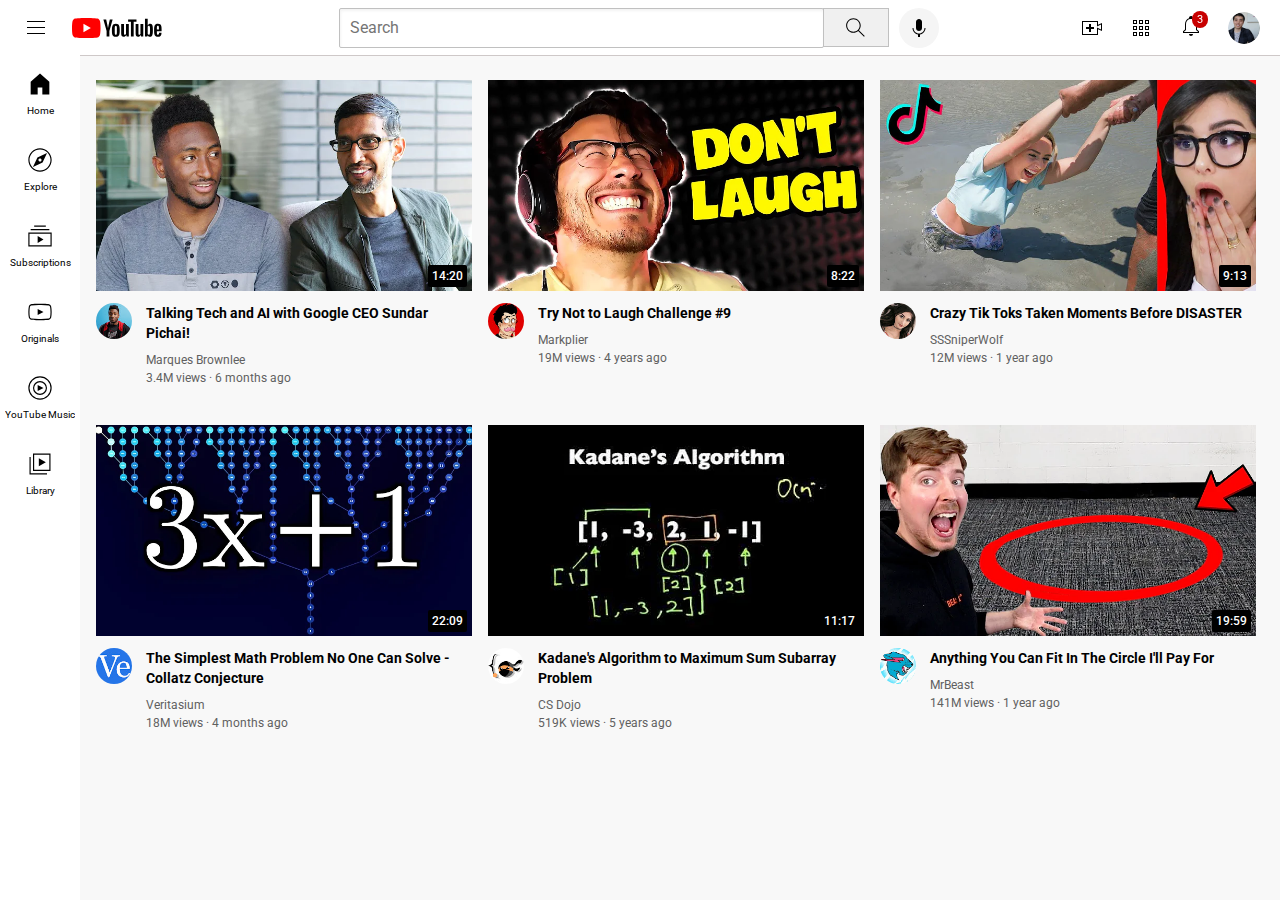
<file: index.html>
<!DOCTYPE html>
<html>
    <head>
        <title>Youtube</title>

        <link rel="preconnect" href="https://fonts.googleapis.com">
        <link rel="preconnect" href="https://fonts.gstatic.com" crossorigin>
        <link href="https://fonts.googleapis.com/css2?family=Montserrat:wght@400;700&family=Roboto:wght@100;500;700&display=swap" rel="stylesheet">

        <link rel="stylesheet" href="styles/general.css">
        <link rel="stylesheet" href="styles/header.css">
        <link rel="stylesheet" href="styles/video.css">
        <link rel="stylesheet" href="styles/sidebar.css">
    </head>

    <body>
        <div class="header">
            <div class="left-section">
                <img class="hamburger-menu" src="icons/hamburger-menu.svg">
                <img class="youtube-logo" src="icons/youtube-logo.svg">
            </div>

            <div class="middle-section">
                <input class="search-bar" type="text" placeholder="Search">

                <button class="search-button">
                    <img class="search-icon" src="icons/search.svg">
                    <div class="tooltip">Search</div>
                </button>

                <button class="voice-search-button">
                    <img class="voice-search-icon" src="icons/voice-search-icon.svg">
                    <div class="tooltip">Search with your voice</div>
                </button>
            </div>

            <div class="right-section">
                <div class="upload-icon-container">
                    <img class="upload-icon" src="icons/upload.svg">
                    <div class="tooltip">Create</div>
                </div>
                <div class="youtube-apps-icon-container">
                    <img class="youtube-apps-icon" src="icons/youtube-apps.svg">
                    <div class="tooltip">YouTube Apps</div>
                </div>
                <div class="notifications-icon-container">
                    <img class="notifications-icon" src="icons/notifications.svg">
                    <div class="notifications-count">3</div>
                    <div class="tooltip">Notifications</div>
                </div>
                <img class="current-user-picture" src="channel-pictures/my-channel.jpeg">
            </div>
        </div>

        <div class="sidebar"> 
            <div class="sidebar-link">
                <img src="icons/home.svg">
                <div>Home</div>
            </div>
            <div class="sidebar-link">
                <img src="icons/explore.svg">
                <div>Explore</div>
            </div>
            <div class="sidebar-link">
                <img src="icons/subscriptions.svg">
                <div>Subscriptions</div>
            </div>
            <div class="sidebar-link">
                <img src="icons/originals.svg">
                <div>Originals</div>
            </div>
            <div class="sidebar-link">
                <img src="icons/youtube-music.svg">
                <div>YouTube Music</div>
            </div>
            <div class="sidebar-link">
                <img src="icons/library.svg">
                <div>Library</div>
            </div>
        </div>

        <div class="video-grid">
            <div class="video-preview">
                <div class="thumbnail-row">
                    <img class="thumbnail" src="thumbnail/thumbnail-1.webp">
                    <div class="video-time">14:20</div>
                </div>
    
                <div class="video-info-grid">
                    <div class="channel-picture">
                        <img class="profile-picture" src="channel-pictures/channel-1.jpeg">
                    </div>
                    <div class="video-info">
                        <p class="video-title">
                            Talking Tech and AI with Google CEO Sundar Pichai!
                        </p>
            
                        <p class="video-author">
                            Marques Brownlee
                        </p>
            
                        <p class="video-stats">
                            3.4M views &#183; 6 months ago
                        </p>
                    </div>
                </div>
            </div>
    
            <div class="video-preview">
                <div class="thumbnail-row">
                    <img class="thumbnail" src="thumbnail/thumbnail-2.webp">
                    <div class="video-time">8:22</div>
                </div>
    
                <div class="video-info-grid">
                    <div class="channel-picture">
                        <img class="profile-picture" src="channel-pictures/channel-2.jpeg">
                    </div>
                    <div class="video-info">
                        <p class="video-title">
                            Try Not to Laugh Challenge #9
                        </p>
            
                        <p class="video-author">
                            Markplier
                        </p>
            
                        <p class="video-stats">
                            19M views &#183; 4 years ago
                        </p>
                    </div>
                </div>
            </div>

            <div class="video-preview">
                <div class="thumbnail-row">
                    <img class="thumbnail" src="thumbnail/thumbnail-3.webp">
                    <div class="video-time">9:13</div>
                </div>
    
                <div class="video-info-grid">
                    <div class="channel-picture">
                        <img class="profile-picture" src="channel-pictures/channel-3.jpeg">
                    </div>
                    <div class="video-info">
                        <p class="video-title">
                            Crazy Tik Toks Taken Moments Before DISASTER
                        </p>
            
                        <p class="video-author">
                            SSSniperWolf
                        </p>
            
                        <p class="video-stats">
                            12M views &#183; 1 year ago
                        </p>
                    </div>
                </div>
            </div>
    
            <div class="video-preview">
                <div class="thumbnail-row">
                    <img class="thumbnail" src="thumbnail/thumbnail-4.webp">
                    <div class="video-time">22:09</div>
                </div>
    
                <div class="video-info-grid">
                    <div class="channel-picture">
                        <img class="profile-picture" src="channel-pictures/channel-4.jpeg">
                    </div>
                    <div class="video-info">
                        <p class="video-title">
                            The Simplest Math Problem No One Can Solve - Collatz Conjecture
                        </p>
            
                        <p class="video-author">
                            Veritasium
                        </p>
            
                        <p class="video-stats">
                            18M views &#183; 4 months ago
                        </p>
                    </div>
                </div>
            </div>

            <div class="video-preview">
                <div class="thumbnail-row">
                    <img class="thumbnail" src="thumbnail/thumbnail-5.webp">
                    <div class="video-time">11:17</div>
                </div>
    
                <div class="video-info-grid">
                    <div class="channel-picture">
                        <img class="profile-picture" src="channel-pictures/channel-5.jpeg">
                    </div>
                    <div class="video-info">
                        <p class="video-title">
                            Kadane's Algorithm to Maximum Sum Subarray Problem
                        </p>
            
                        <p class="video-author">
                            CS Dojo
                        </p>
            
                        <p class="video-stats">
                            519K views &#183; 5 years ago
                        </p>
                    </div>
                </div>
            </div>
    
            <div class="video-preview">
                <div class="thumbnail-row">
                    <img class="thumbnail" src="thumbnail/thumbnail-6.webp">
                    <div class="video-time">19:59</div>
                </div>
    
                <div class="video-info-grid">
                    <div class="channel-picture">
                        <img class="profile-picture" src="channel-pictures/channel-6.jpeg">
                    </div>
                    <div class="video-info">
                        <p class="video-title">        
                            Anything You Can Fit In The Circle I'll Pay For
                        </p>
            
                        <p class="video-author">
                            MrBeast
                        </p>
            
                        <p class="video-stats">
                            141M views &#183; 1 year ago
                        </p>
                    </div>
                </div>
            </div>
        </div>
    </body>
</html>
</file>
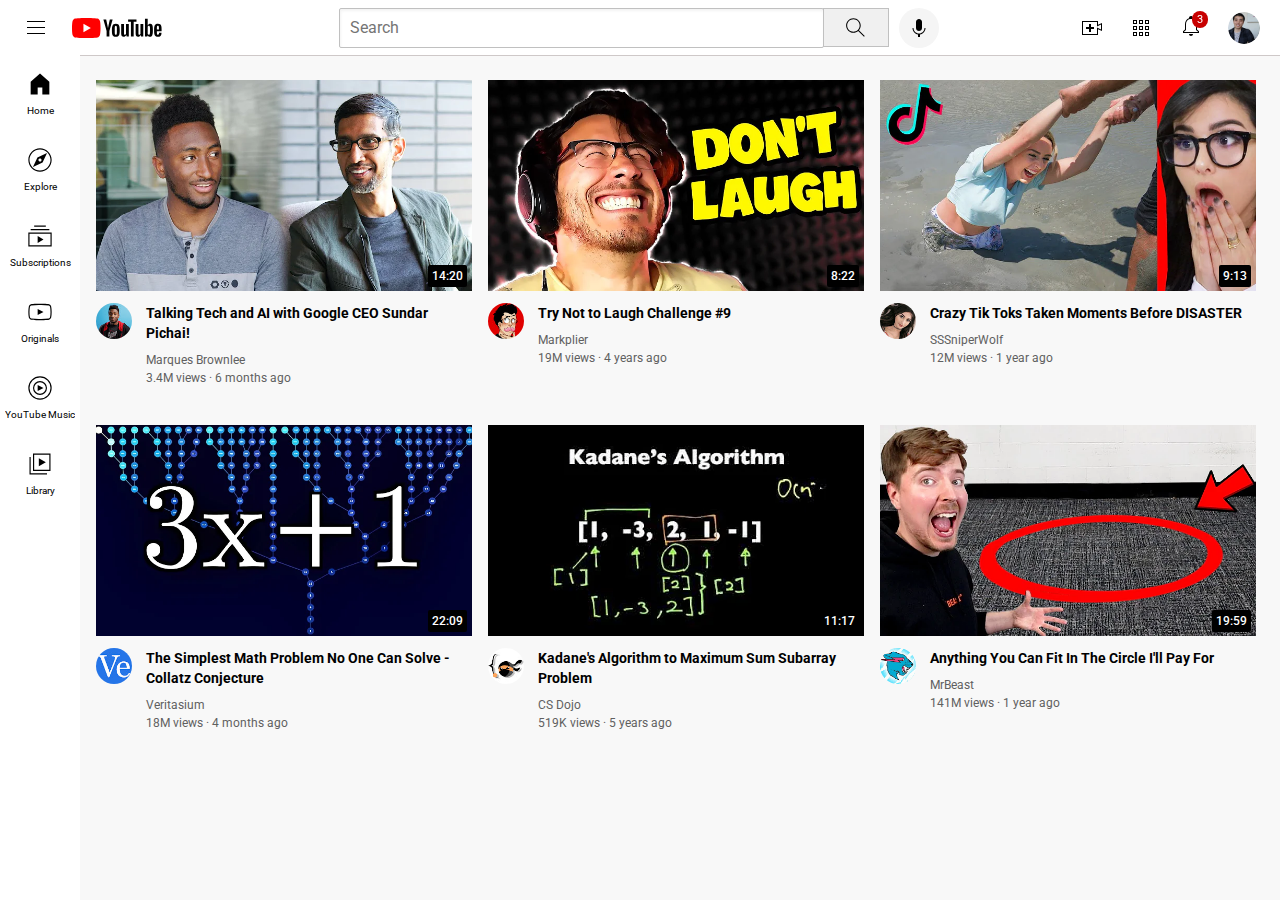
<file: youtube.html>
<!DOCTYPE html>
<html>
    <head>
        <title>Youtube</title>

        <link rel="preconnect" href="https://fonts.googleapis.com">
        <link rel="preconnect" href="https://fonts.gstatic.com" crossorigin>
        <link href="https://fonts.googleapis.com/css2?family=Montserrat:wght@400;700&family=Roboto:wght@100;500;700&display=swap" rel="stylesheet">

        <link rel="stylesheet" href="styles/general.css">
        <link rel="stylesheet" href="styles/header.css">
        <link rel="stylesheet" href="styles/video.css">
        <link rel="stylesheet" href="styles/sidebar.css">
    </head>

    <body>
        <div class="header">
            <div class="left-section">
                <img class="hamburger-menu" src="icons/hamburger-menu.svg">
                <img class="youtube-logo" src="icons/youtube-logo.svg">
            </div>

            <div class="middle-section">
                <input class="search-bar" type="text" placeholder="Search">

                <button class="search-button">
                    <img class="search-icon" src="icons/search.svg">
                    <div class="tooltip">Search</div>
                </button>

                <button class="voice-search-button">
                    <img class="voice-search-icon" src="icons/voice-search-icon.svg">
                    <div class="tooltip">Search with your voice</div>
                </button>
            </div>

            <div class="right-section">
                <div class="upload-icon-container">
                    <img class="upload-icon" src="icons/upload.svg">
                    <div class="tooltip">Create</div>
                </div>
                <div class="youtube-apps-icon-container">
                    <img class="youtube-apps-icon" src="icons/youtube-apps.svg">
                    <div class="tooltip">YouTube Apps</div>
                </div>
                <div class="notifications-icon-container">
                    <img class="notifications-icon" src="icons/notifications.svg">
                    <div class="notifications-count">3</div>
                    <div class="tooltip">Notifications</div>
                </div>
                <img class="current-user-picture" src="channel-pictures/my-channel.jpeg">
            </div>
        </div>

        <div class="sidebar"> 
            <div class="sidebar-link">
                <img src="icons/home.svg">
                <div>Home</div>
            </div>
            <div class="sidebar-link">
                <img src="icons/explore.svg">
                <div>Explore</div>
            </div>
            <div class="sidebar-link">
                <img src="icons/subscriptions.svg">
                <div>Subscriptions</div>
            </div>
            <div class="sidebar-link">
                <img src="icons/originals.svg">
                <div>Originals</div>
            </div>
            <div class="sidebar-link">
                <img src="icons/youtube-music.svg">
                <div>YouTube Music</div>
            </div>
            <div class="sidebar-link">
                <img src="icons/library.svg">
                <div>Library</div>
            </div>
        </div>

        <div class="video-grid">
            <div class="video-preview">
                <div class="thumbnail-row">
                    <img class="thumbnail" src="thumbnail/thumbnail-1.webp">
                    <div class="video-time">14:20</div>
                </div>
    
                <div class="video-info-grid">
                    <div class="channel-picture">
                        <img class="profile-picture" src="channel-pictures/channel-1.jpeg">
                    </div>
                    <div class="video-info">
                        <p class="video-title">
                            Talking Tech and AI with Google CEO Sundar Pichai!
                        </p>
            
                        <p class="video-author">
                            Marques Brownlee
                        </p>
            
                        <p class="video-stats">
                            3.4M views &#183; 6 months ago
                        </p>
                    </div>
                </div>
            </div>
    
            <div class="video-preview">
                <div class="thumbnail-row">
                    <img class="thumbnail" src="thumbnail/thumbnail-2.webp">
                    <div class="video-time">8:22</div>
                </div>
    
                <div class="video-info-grid">
                    <div class="channel-picture">
                        <img class="profile-picture" src="channel-pictures/channel-2.jpeg">
                    </div>
                    <div class="video-info">
                        <p class="video-title">
                            Try Not to Laugh Challenge #9
                        </p>
            
                        <p class="video-author">
                            Markplier
                        </p>
            
                        <p class="video-stats">
                            19M views &#183; 4 years ago
                        </p>
                    </div>
                </div>
            </div>

            <div class="video-preview">
                <div class="thumbnail-row">
                    <img class="thumbnail" src="thumbnail/thumbnail-3.webp">
                    <div class="video-time">9:13</div>
                </div>
    
                <div class="video-info-grid">
                    <div class="channel-picture">
                        <img class="profile-picture" src="channel-pictures/channel-3.jpeg">
                    </div>
                    <div class="video-info">
                        <p class="video-title">
                            Crazy Tik Toks Taken Moments Before DISASTER
                        </p>
            
                        <p class="video-author">
                            SSSniperWolf
                        </p>
            
                        <p class="video-stats">
                            12M views &#183; 1 year ago
                        </p>
                    </div>
                </div>
            </div>
    
            <div class="video-preview">
                <div class="thumbnail-row">
                    <img class="thumbnail" src="thumbnail/thumbnail-4.webp">
                    <div class="video-time">22:09</div>
                </div>
    
                <div class="video-info-grid">
                    <div class="channel-picture">
                        <img class="profile-picture" src="channel-pictures/channel-4.jpeg">
                    </div>
                    <div class="video-info">
                        <p class="video-title">
                            The Simplest Math Problem No One Can Solve - Collatz Conjecture
                        </p>
            
                        <p class="video-author">
                            Veritasium
                        </p>
            
                        <p class="video-stats">
                            18M views &#183; 4 months ago
                        </p>
                    </div>
                </div>
            </div>

            <div class="video-preview">
                <div class="thumbnail-row">
                    <img class="thumbnail" src="thumbnail/thumbnail-5.webp">
                    <div class="video-time">11:17</div>
                </div>
    
                <div class="video-info-grid">
                    <div class="channel-picture">
                        <img class="profile-picture" src="channel-pictures/channel-5.jpeg">
                    </div>
                    <div class="video-info">
                        <p class="video-title">
                            Kadane's Algorithm to Maximum Sum Subarray Problem
                        </p>
            
                        <p class="video-author">
                            CS Dojo
                        </p>
            
                        <p class="video-stats">
                            519K views &#183; 5 years ago
                        </p>
                    </div>
                </div>
            </div>
    
            <div class="video-preview">
                <div class="thumbnail-row">
                    <img class="thumbnail" src="thumbnail/thumbnail-6.webp">
                    <div class="video-time">19:59</div>
                </div>
    
                <div class="video-info-grid">
                    <div class="channel-picture">
                        <img class="profile-picture" src="channel-pictures/channel-6.jpeg">
                    </div>
                    <div class="video-info">
                        <p class="video-title">        
                            Anything You Can Fit In The Circle I'll Pay For
                        </p>
            
                        <p class="video-author">
                            MrBeast
                        </p>
            
                        <p class="video-stats">
                            141M views &#183; 1 year ago
                        </p>
                    </div>
                </div>
            </div>
        </div>
    </body>
</html>
</file>
<file: styles/general.css>
p{
    font-family: Roboto, Arial;
    margin-top: 0;
    margin-bottom: 0;
}

body{
    margin: 0;
    padding-top: 80px;
    padding-left: 96px;
    padding-right: 24px;
    background-color: rgb(248, 248, 248);
}
</file>
<file: styles/header.css>
.header{
    height: 55px;

    display: flex;
    flex-direction: row;
    justify-content: space-between;

    position: fixed;
    top: 0;
    left: 0;
    right: 0;

    background-color: white;

    border-bottom-width: 1px;
    border-bottom-style: solid;
    border-bottom-color: rgb(206, 200, 200);

    z-index: 100;
}

.left-section{
    display: flex;
    flex-direction: row;
    align-items: center;
}

.hamburger-menu{
    height: 24px;
    margin-left: 24px;
    margin-right: 24px;
}

.youtube-logo{
    height: 20px;
}

.middle-section{
    display: flex;
    flex-direction: row;
    flex: 1;
    margin-left: 70px;
    margin-right: 35px;

    max-width: 600px;
    align-items: center;
}

.search-bar{
    flex: 1;
    height: 36px;
    padding-left: 10px;
    font-size: 16px;
    border-style: solid;
    border-width: 1px;
    border-color: rgb(192, 192, 192);
    border-radius: 2px;
    box-shadow: inset 1px 2px 3px rgba(0, 0, 0, 0.05);
    width: 0;
}

.search-button{
    height: 39px;
    width: 66px;
    background-color: rgb(240, 240, 240);
    border-style: solid;
    border-width: 1px;
    border-color: rgb(192, 192, 192);
    margin-left: -1px;
    margin-right: 10px;

    position: relative;
}

.search-button .tooltip,
.voice-search-button .tooltip,
.upload-icon-container .tooltip,
.youtube-apps-icon-container .tooltip,
.notifications-icon-container .tooltip
{
    position: absolute;
    background-color: gray;
    color: white;
    padding-top: 4px;
    padding-bottom: 4px;
    padding-left: 8px;
    padding-right: 8px;
    border-radius: 2px;
    font-size: 12px;
    bottom: -30px;
    opacity: 0;
    transition: opacity 0.15s;
    pointer-events: none;
    white-space: nowrap;
    font-family: Roboto, Arial;
}

.search-button:hover .tooltip,
.voice-search-button:hover .tooltip,
.upload-icon-container:hover .tooltip,
.youtube-apps-icon-container:hover .tooltip,
.notifications-icon-container:hover .tooltip
{
    opacity: 1;
}

.search-icon{
    height: 25px;
}

.search-bar::placeholder{
    font-family: Roboto, Arial;
}

.search-button, 
.voice-search-button,
.upload-icon-container,
.youtube-apps-icon-container{
    display: flex;
    justify-content: center;
    align-items: center;
    position: relative;
}

.voice-search-button{
    height: 40px;
    width: 40px;
    border-radius: 20px;
    border-style: none;
    background-color: rgb(245, 245, 245);
}

.voice-search-icon{
    height: 24px;
}

.right-section{
    width: 180px;
    display: flex;
    align-items: center;
    justify-content: space-between;
    margin-right: 20px;
    flex-shrink: 0;
}

.upload-icon{
    height: 24px;
}

.youtube-apps-icon{
    height: 24px;
}

.notifications-icon{
    height: 24px;
}

.notifications-icon-container{
    position: relative;
}

.notifications-count{
    position: absolute;
    top: -3px;
    right: -5px;
    background-color: rgb(200, 0, 0);
    color: white;
    font-family: Roboto, Arial;
    font-size: 11px;
    padding-left: 5px;
    padding-right: 5px;
    padding-top: 2px;
    padding-bottom: 2px;
    border-radius: 10px;
}

.current-user-picture{
    height: 32px;
    border-radius: 16px;
}
</file>
<file: styles/video.css>
.thumbnail{
    width: 100%;
}

.video-info-grid{
    display: grid;
    grid-template-columns: 50px 1fr;
}

.profile-picture{
    width: 36px;
    border-radius: 20px;
}

.video-title{
    margin-top: 0px;
    font-size: 14px;
    font-weight: 700;
    line-height: 20px;
    margin-bottom: 10px;
}

.thumbnail-row{
    margin-bottom: 8px;
    position: relative;
}

.video-author,
.video-stats{
    font-size: 12px;
    color: rgb(96, 96, 96);
}

.video-author{
    margin-bottom: 4px;
}

.video-grid{
    display: grid;
    grid-template-columns: 1fr 1fr 1fr;
    column-gap: 16px;
    row-gap: 40px;
}

.video-time{
    font-family: Roboto, Arial;
    position: absolute;
    background-color: black;
    color: white;
    bottom: 8px;
    right: 5px;
    font-size: 12px;
    font-weight: 500;
    padding-left: 4px;
    padding-right: 4px;
    padding-top: 4px;
    padding-bottom: 4px;
    border-radius: 2px;
}
</file>
<file: styles/sidebar.css>
.sidebar{
    background-color: white;
    position: fixed;
    top: 55px;
    left: 0;
    bottom: 0;
    width: 80px;
    z-index: 200;
}

.sidebar-link{
    display: flex;
    flex-direction: column;
    justify-content: center;
    align-items: center;
    height: 76px;
    cursor: pointer;
}

.sidebar-link:hover{
    background-color: rgb(212, 204, 204);
}

.sidebar-link img{
    height: 28px;
    margin-bottom: 7px;
}

.sidebar-link div{
    font-family: Roboto, Arial;
    font-size: 10px;
}
</file>
